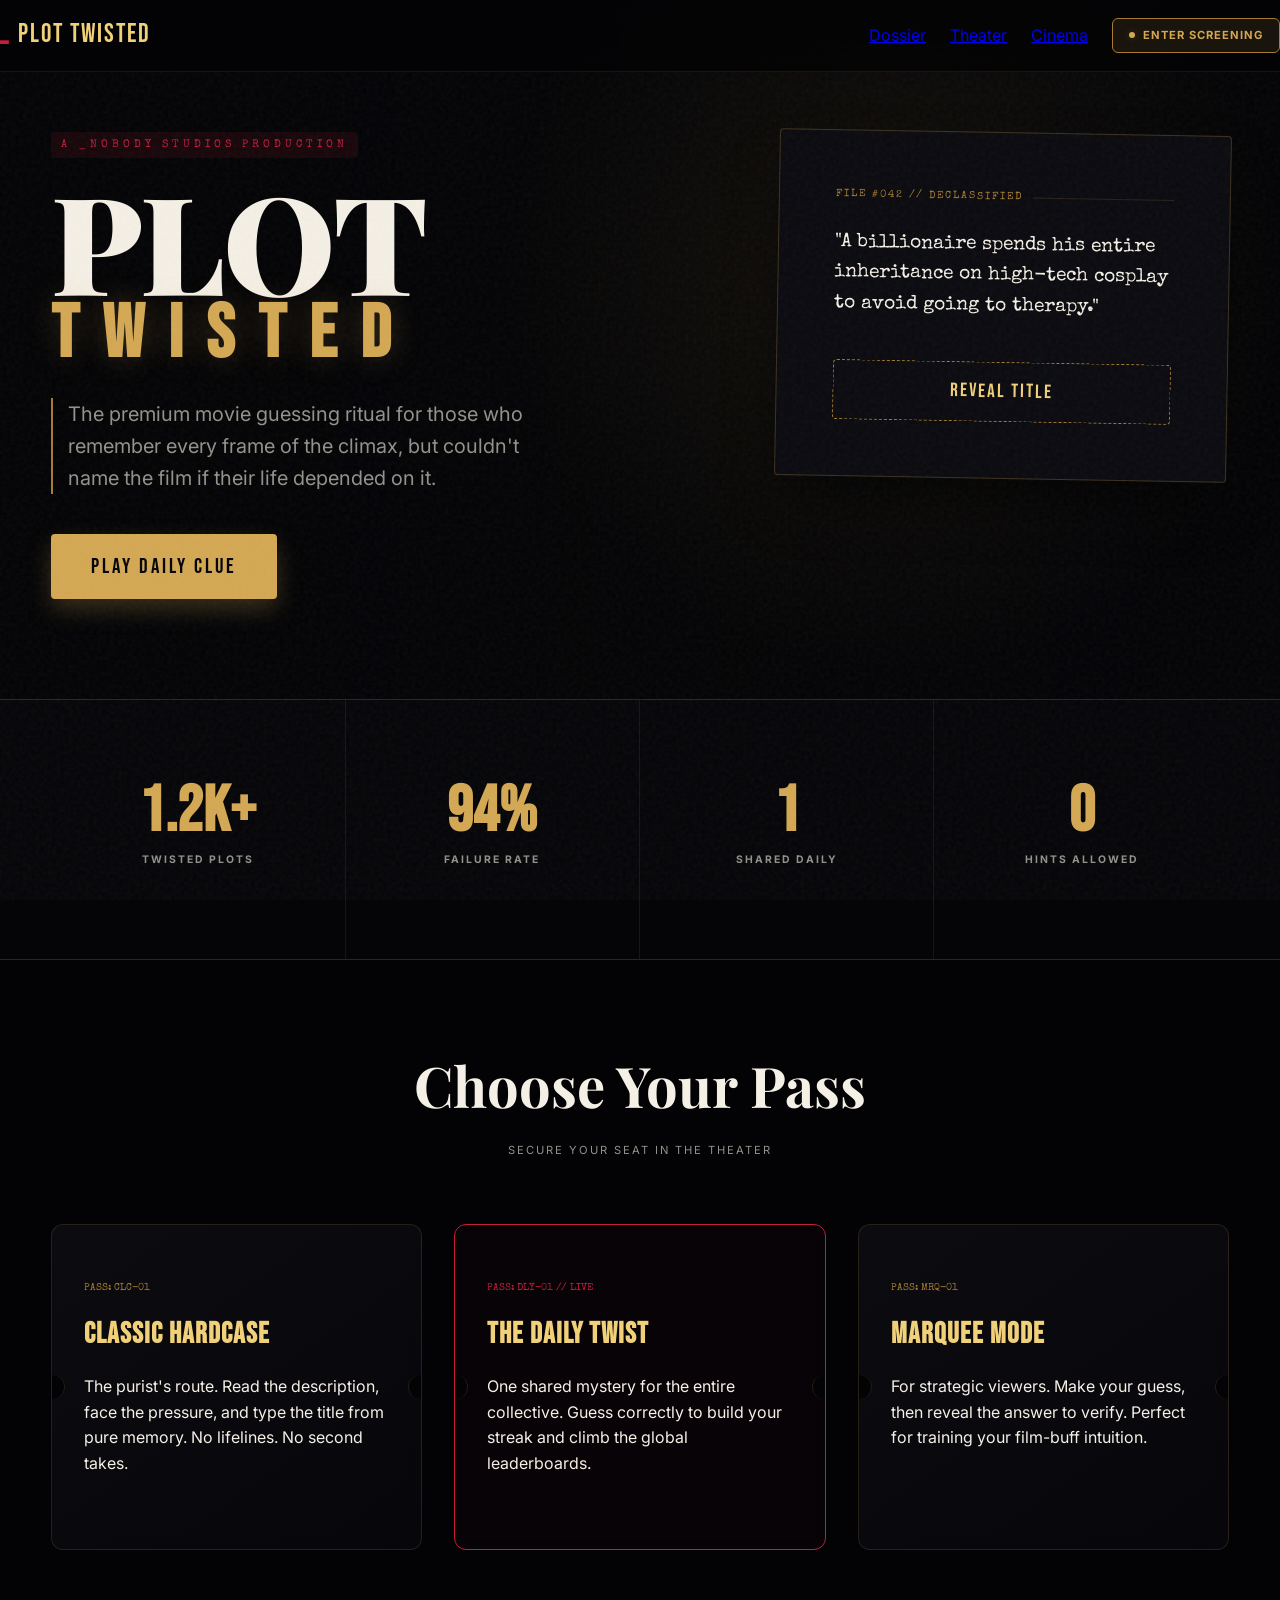
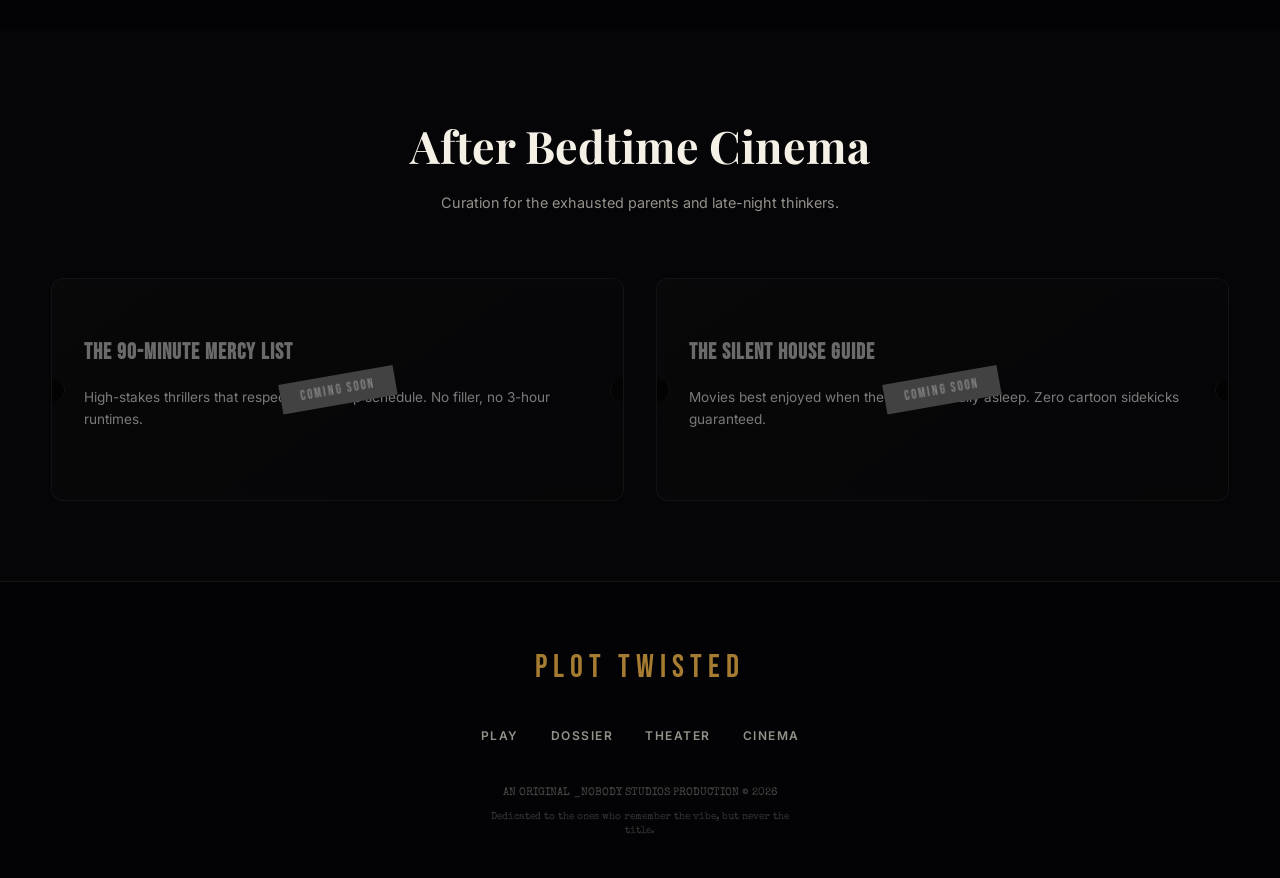
<file: index.html>
<!DOCTYPE html>
<html lang="en">
<head>
  <meta charset="UTF-8">
  <meta name="viewport" content="width=device-width, initial-scale=1.0">
  <title>Plot Twisted | Movie Guessing for the Plot-Obsessed</title>
  <meta name="description" content="A cinematic movie guessing game for people who remember the vibes, the twists, and the snacks—but never the title.">
  <link rel="preconnect" href="https://fonts.googleapis.com">
  <link rel="preconnect" href="https://fonts.gstatic.com" crossorigin>
  <link href="https://fonts.googleapis.com/css2?family=Playfair+Display:ital,wght@0,700;0,900;1,500&family=Bebas+Neue&family=Inter:wght@400;500;600;700&family=Special+Elite&display=swap" rel="stylesheet">
  <style>
    :root {
      --bg-deep: #030305;
      --bg-dark: #07070a;
      --bg-card: rgba(18, 18, 26, 0.6);
      --bg-elevated: #15151f;
      --gold-primary: #d4a853;
      --gold-light: #f0d078;
      --gold-dark: #a67c32;
      --gold-glow: rgba(212, 168, 83, 0.25);
      --red-primary: #c41e3a;
      --red-glow: rgba(196, 30, 58, 0.35);
      --cream: #f5f0e6;
      --cream-muted: #94918a;
      --font-display: 'Playfair Display', serif;
      --font-title: 'Bebas Neue', sans-serif;
      --font-body: 'Inter', sans-serif;
      --font-typewriter: 'Special Elite', monospace;
      --radius-lg: 24px;
      --radius-md: 12px;
      --header-height: 72px;
    }

    * { box-sizing: border-box; }
    html { scroll-behavior: smooth; }

    body {
      margin: 0;
      font-family: var(--font-body);
      background: var(--bg-deep);
      color: var(--cream);
      line-height: 1.6;
      overflow-x: hidden;
    }

    /* Cinematic Film Grain */
    .film-grain {
      position: fixed;
      inset: 0;
      pointer-events: none;
      z-index: 999;
      opacity: 0.05;
      background-image: url("data:image/svg+xml,%3Csvg viewBox='0 0 256 256' xmlns='http://www.w3.org/2000/svg'%3E%3Cfilter id='noise'%3E%3CfeTurbulence type='fractalNoise' baseFrequency='0.85' numOctaves='4' stitchTiles='stitch'/%3E%3C/filter%3E%3Crect width='100%25' height='100%25' filter='url(%23noise)'/%3E%3C/svg%3E");
    }

    .container {
      width: min(1300px, 92vw);
      margin: 0 auto;
    }

    /* Refreshed Header UI */
    .site-header {
      position: fixed;
      top: 0;
      width: 100%;
      z-index: 1000;
      backdrop-filter: blur(20px);
      background: rgba(3, 3, 5, 0.75);
      border-bottom: 1px solid rgba(212, 168, 83, 0.1);
      height: var(--header-height);
      display: flex;
      align-items: center;
    }

    .nav-wrap {
      display: flex;
      align-items: center;
      justify-content: space-between;
      width: 100%;
    }

    .brand {
      font-family: var(--font-title);
      font-size: clamp(1.2rem, 4vw, 1.6rem);
      color: var(--gold-light);
      text-decoration: none;
      letter-spacing: 2px;
      display: flex;
      align-items: center;
      gap: 8px;
      transition: opacity 0.3s;
    }

    .brand span { color: var(--red-primary); font-weight: 900; }

    .nav-links {
      display: flex;
      align-items: center;
      gap: 1.5rem;
    }

    .nav-links a:not(.nav-cta) {
      display: none; /* Hide standard links on small mobile to save space */
    }

    .nav-cta {
      background: rgba(212, 168, 83, 0.1);
      border: 1px solid var(--gold-dark);
      padding: 0.5rem 1rem;
      border-radius: 6px;
      color: var(--gold-primary) !important;
      text-decoration: none;
      display: flex;
      align-items: center;
      gap: 8px;
      font-size: 0.7rem;
      font-weight: 700;
      text-transform: uppercase;
      letter-spacing: 1px;
    }

    .status-dot {
      width: 6px;
      height: 6px;
      background: var(--gold-primary);
      border-radius: 50%;
      box-shadow: 0 0 8px var(--gold-glow);
      animation: pulse 2s infinite;
    }

    /* Enhanced Hero Section */
    .hero {
      padding: calc(var(--header-height) + 40px) 0 60px;
      position: relative;
      background-image: 
        radial-gradient(circle at 70% 40%, rgba(212, 168, 83, 0.08), transparent 40%),
        linear-gradient(to right, var(--bg-deep) 20%, rgba(3, 3, 5, 0.7) 50%, var(--bg-deep) 100%),
        url('https://images.unsplash.com/photo-1485846234645-a62644f84728?auto=format&fit=crop&q=80&w=2000');
      background-size: cover;
      background-position: center;
    }

    .hero-layout {
      display: grid;
      grid-template-columns: 1.2fr 0.8fr;
      gap: 3rem;
      align-items: flex-start;
    }

    .eyebrow {
      font-family: var(--font-typewriter);
      color: var(--red-primary);
      text-transform: uppercase;
      font-size: 0.7rem;
      letter-spacing: 4px;
      margin-bottom: 1.5rem;
      display: block;
      background: rgba(196, 30, 58, 0.1);
      width: fit-content;
      padding: 4px 10px;
      border-radius: 4px;
    }

    h1 {
      font-family: var(--font-display);
      font-size: clamp(3.5rem, 12vw, 8.5rem);
      line-height: 0.85;
      margin: 0 0 2rem;
      font-weight: 900;
      letter-spacing: -2px;
      text-transform: uppercase;
    }

    h1 .accent-word {
      display: block;
      color: var(--gold-primary);
      font-family: var(--font-title);
      font-size: 0.55em;
      letter-spacing: clamp(10px, 4vw, 24px);
      margin-top: 5px;
      text-shadow: 0 0 30px var(--gold-glow);
    }

    .tagline {
      font-size: clamp(1rem, 3vw, 1.25rem);
      color: var(--cream-muted);
      max-width: 500px;
      margin-bottom: 2.5rem;
      font-weight: 400;
      line-height: 1.6;
      border-left: 2px solid var(--gold-dark);
      padding-left: 15px;
    }

    /* Dossier-Style Clue Card */
    .clue-box {
      background: #0a0a0f;
      border: 1px solid rgba(212, 168, 83, 0.25);
      padding: clamp(2rem, 5vw, 3.5rem);
      border-radius: 4px;
      box-shadow: 0 30px 60px -15px rgba(0, 0, 0, 0.8);
      transform: rotate(1deg);
      position: relative;
    }

    .clue-label {
      font-family: var(--font-typewriter);
      color: var(--gold-dark);
      font-size: 0.65rem;
      margin-bottom: 1.5rem;
      text-transform: uppercase;
      letter-spacing: 2px;
      display: flex;
      align-items: center;
      gap: 10px;
    }

    .clue-label::after { content: ""; flex: 1; height: 1px; background: rgba(212, 168, 83, 0.15); }

    .clue-text {
      font-family: var(--font-typewriter);
      font-size: clamp(1rem, 4vw, 1.2rem);
      min-height: 100px;
      margin-bottom: 2rem;
      color: var(--cream);
      line-height: 1.6;
    }

    /* Film Strip Stats */
    .proof-section {
      background: #050508;
      border-top: 1px solid rgba(212, 168, 83, 0.2);
      border-bottom: 1px solid rgba(212, 168, 83, 0.2);
    }

    .stats-grid {
      display: grid;
      grid-template-columns: repeat(2, 1fr);
    }

    .stat-card {
      text-align: center;
      padding: 3rem 1rem;
      border-right: 1px solid rgba(212, 168, 83, 0.1);
      border-bottom: 1px solid rgba(212, 168, 83, 0.1);
    }

    .stat-card:nth-child(2n) { border-right: none; }
    .stat-card:nth-last-child(-n+2) { border-bottom: none; }

    .stat-card h3 {
      font-family: var(--font-title);
      font-size: clamp(2.5rem, 8vw, 4rem);
      color: var(--gold-primary);
      margin: 0;
      line-height: 1;
    }

    .stat-card p {
      font-size: 0.65rem;
      color: var(--cream-muted);
      text-transform: uppercase;
      letter-spacing: 2px;
      margin-top: 8px;
      font-weight: 700;
    }

    /* Theater Pass Cards */
    .theater-pass {
      background: linear-gradient(145deg, rgba(25, 25, 35, 0.4), rgba(10, 10, 15, 0.6));
      backdrop-filter: blur(10px);
      border: 1px solid rgba(212, 168, 83, 0.15);
      padding: clamp(2rem, 8vw, 3.5rem) 2rem;
      border-radius: var(--radius-md);
      position: relative;
      transition: all 0.3s ease;
      overflow: hidden;
      margin-bottom: 1.5rem;
    }

    .theater-pass::before, .theater-pass::after {
      content: "";
      position: absolute;
      width: 24px;
      height: 24px;
      background: var(--bg-deep);
      border-radius: 50%;
      top: 50%;
      transform: translateY(-50%);
      z-index: 2;
    }
    .theater-pass::before { left: -12px; border-right: 1px solid rgba(212, 168, 83, 0.15); }
    .theater-pass::after { right: -12px; border-left: 1px solid rgba(212, 168, 83, 0.15); }

    .theater-pass h4 {
      font-family: var(--font-title);
      font-size: 1.8rem;
      margin: 0 0 1rem;
      color: var(--gold-light);
      letter-spacing: 1px;
    }

    /* Footer - Restored & Polished */
    footer {
      padding: 60px 0 40px;
      border-top: 1px solid rgba(212, 168, 83, 0.1);
      background: #030305;
      text-align: center;
    }

    .footer-brand {
      font-family: var(--font-title);
      font-size: 2rem;
      color: var(--gold-dark);
      letter-spacing: 6px;
      margin-bottom: 2rem;
      display: block;
      text-decoration: none;
    }

    .footer-links {
      display: flex;
      justify-content: center;
      gap: 2rem;
      flex-wrap: wrap;
      margin-bottom: 2.5rem;
    }

    .footer-links a {
      color: var(--cream-muted);
      text-decoration: none;
      font-size: 0.75rem;
      text-transform: uppercase;
      letter-spacing: 1.5px;
      font-weight: 600;
      transition: color 0.3s;
    }

    .footer-links a:hover { color: var(--gold-light); }

    .nobody-tag {
      font-family: var(--font-typewriter);
      font-size: 0.7rem;
      color: var(--cream-muted);
      opacity: 0.5;
      max-width: 320px;
      margin: 0 auto;
      line-height: 1.5;
    }

    /* Utils */
    .btn-primary {
      background: var(--gold-primary);
      color: var(--bg-deep);
      font-family: var(--font-title);
      font-size: 1.3rem;
      padding: 1rem 2.5rem;
      letter-spacing: 3px;
      border-radius: 4px;
      text-decoration: none;
      display: inline-block;
      box-shadow: 0 10px 25px var(--gold-glow);
    }

    @keyframes pulse {
      0%, 100% { opacity: 1; }
      50% { opacity: 0.4; }
    }

    /* Desktop Overrides */
    @media (min-width: 1025px) {
      .nav-links a:not(.nav-cta) { display: block; }
      .hero { padding: calc(var(--header-height) + 60px) 0 100px; }
      .hero-layout { grid-template-columns: 1.2fr 0.8fr; text-align: left; }
      .stats-grid { grid-template-columns: repeat(4, 1fr); }
      .stat-card:nth-child(2n) { border-right: 1px solid rgba(212, 168, 83, 0.1); }
      .stat-card:last-child { border-right: none; }
      .stat-card { border-bottom: none; padding: 5rem 2rem; }
      .modes-grid { grid-template-columns: repeat(3, 1fr); display: grid; gap: 2rem; }
      .theater-pass { margin-bottom: 0; }
    }

    @media (max-width: 1024px) {
      .hero-layout { grid-template-columns: 1fr; text-align: center; }
      .tagline { margin-inline: auto; border-left: none; border-top: 2px solid var(--gold-dark); padding: 15px 0 0; }
      .clue-box { max-width: 500px; margin: 0 auto; transform: none; }
    }
  </style>
</head>
<body>
  <div class="film-grain"></div>

  <header class="site-header">
    <div class="container nav-wrap">
      <a href="#" class="brand"><span>_</span>PLOT TWISTED</a>
      <nav class="nav-links">
        <a href="#how-it-works">Dossier</a>
        <a href="#modes">Theater</a>
        <a href="#editorial">Cinema</a>
        <a href="/game.html" class="nav-cta">
          <div class="status-dot"></div>
          Enter Screening
        </a>
      </nav>
    </div>
  </header>

  <main>
    <section class="hero">
      <div class="container hero-layout">
        <div class="hero-copy">
          <span class="eyebrow">A _Nobody Studios Production</span>
          <h1>Plot <span class="accent-word">Twisted</span></h1>
          <p class="tagline">The premium movie guessing ritual for those who remember every frame of the climax, but couldn't name the film if their life depended on it.</p>
          <a href="/game.html" class="btn-primary">Play Daily Clue</a>
        </div>

        <div class="hero-visual">
          <div class="clue-box" id="demoClue">
            <div class="clue-label">FILE #042 // DECLASSIFIED</div>
            <div class="clue-text" id="clueContent">"A billionaire spends his entire inheritance on high-tech cosplay to avoid going to therapy."</div>
            <button class="clue-reveal" onclick="revealClue()" style="
              width: 100%;
              background: transparent;
              border: 1px dashed var(--gold-dark);
              color: var(--gold-light);
              padding: 1.1rem;
              font-family: var(--font-title);
              font-size: 1.2rem;
              letter-spacing: 2px;
              cursor: pointer;
              border-radius: 4px;
            ">REVEAL TITLE</button>
          </div>
        </div>
      </div>
    </section>

    <!-- Stats Section -->
    <section class="proof-section">
      <div class="container stats-grid">
        <div class="stat-card">
          <h3>1.2K+</h3>
          <p>Twisted Plots</p>
        </div>
        <div class="stat-card">
          <h3>94%</h3>
          <p>Failure Rate</p>
        </div>
        <div class="stat-card">
          <h3>1</h3>
          <p>Shared Daily</p>
        </div>
        <div class="stat-card">
          <h3>0</h3>
          <p>Hints Allowed</p>
        </div>
      </div>
    </section>

    <!-- Theater Passes Section -->
    <section id="modes" style="padding: 80px 0;">
      <div class="container">
        <div style="text-align: center; margin-bottom: 4rem;">
          <h2 style="font-family: var(--font-display); font-size: clamp(2.5rem, 8vw, 3.5rem); margin: 0;">Choose Your Pass</h2>
          <p style="color: var(--cream-muted); letter-spacing: 2px; text-transform: uppercase; font-size: 0.7rem; margin-top: 12px;">Secure your seat in the theater</p>
        </div>

        <div class="modes-grid">
          <div class="theater-pass">
            <span class="pass-number" style="font-family: var(--font-typewriter); font-size: 0.6rem; color: var(--gold-dark); display: block; margin-bottom: 1rem;">PASS: CLC-01</span>
            <h4>Classic Hardcase</h4>
            <p>The purist's route. Read the description, face the pressure, and type the title from pure memory. No lifelines. No second takes.</p>
          </div>
          
          <div class="theater-pass" style="border-color: var(--red-primary); background: rgba(196, 30, 58, 0.03);">
            <span class="pass-number" style="font-family: var(--font-typewriter); font-size: 0.6rem; color: var(--red-primary); display: block; margin-bottom: 1rem;">PASS: DLY-01 // LIVE</span>
            <h4>The Daily Twist</h4>
            <p>One shared mystery for the entire collective. Guess correctly to build your streak and climb the global leaderboards.</p>
          </div>

          <div class="theater-pass">
            <span class="pass-number" style="font-family: var(--font-typewriter); font-size: 0.6rem; color: var(--gold-dark); display: block; margin-bottom: 1rem;">PASS: MRQ-01</span>
            <h4>Marquee Mode</h4>
            <p>For strategic viewers. Make your guess, then reveal the answer to verify. Perfect for training your film-buff intuition.</p>
          </div>
        </div>
      </div>
    </section>

    <!-- Editorial Section -->
    <section id="editorial" style="padding: 80px 0; background: #050508;">
      <div class="container">
        <div style="text-align: center; margin-bottom: 4rem;">
          <h2 style="font-family: var(--font-display); font-size: 2.8rem; margin: 0;">After Bedtime Cinema</h2>
          <p style="color: var(--cream-muted); margin-top: 10px; font-size: 0.9rem;">Curation for the exhausted parents and late-night thinkers.</p>
        </div>

        <div style="display: grid; grid-template-columns: repeat(auto-fit, minmax(280px, 1fr)); gap: 2rem;">
          <div class="theater-pass" style="opacity: 0.5; filter: grayscale(1);">
            <div style="position: absolute; top: 50%; left: 50%; transform: translate(-50%, -50%) rotate(-10deg); background: var(--gold-dark); color: white; padding: 5px 20px; font-family: var(--font-title); letter-spacing: 2px; z-index: 10; font-size: 0.8rem;">COMING SOON</div>
            <h4 style="font-size: 1.4rem;">The 90-Minute Mercy List</h4>
            <p style="font-size: 0.85rem;">High-stakes thrillers that respect your sleep schedule. No filler, no 3-hour runtimes.</p>
          </div>
          <div class="theater-pass" style="opacity: 0.5; filter: grayscale(1);">
            <div style="position: absolute; top: 50%; left: 50%; transform: translate(-50%, -50%) rotate(-10deg); background: var(--gold-dark); color: white; padding: 5px 20px; font-family: var(--font-title); letter-spacing: 2px; z-index: 10; font-size: 0.8rem;">COMING SOON</div>
            <h4 style="font-size: 1.4rem;">The Silent House Guide</h4>
            <p style="font-size: 0.85rem;">Movies best enjoyed when the kids are finally asleep. Zero cartoon sidekicks guaranteed.</p>
          </div>
        </div>
      </div>
    </section>
  </main>

  <footer>
    <div class="container">
      <a href="#" class="footer-brand">PLOT TWISTED</a>
      <nav class="footer-links">
        <a href="/game.html">Play</a>
        <a href="#how-it-works">Dossier</a>
        <a href="#modes">Theater</a>
        <a href="#editorial">Cinema</a>
      </nav>
      <div class="nobody-tag">
        AN ORIGINAL _NOBODY STUDIOS PRODUCTION &copy; 2026<br>
        <span style="display: block; margin-top: 8px; font-size: 0.6rem; opacity: 0.7;">Dedicated to the ones who remember the vibe, but never the title.</span>
      </div>
    </div>
  </footer>

  <script>
    const clues = [
      { text: "\"A billionaire spends his entire inheritance on high-tech cosplay to avoid going to therapy.\"", answer: "BATMAN BEGINS" },
      { text: "\"A group of guys spend a weekend looking for their friend because he slept on a roof.\"", answer: "THE HANGOVER" },
      { text: "\"An old man takes his house for a walk to avoid a nursing home.\"", answer: "UP" }
    ];
    let currentIdx = 0;

    function revealClue() {
      const btn = document.querySelector('.clue-reveal');
      const content = document.getElementById('clueContent');
      
      if (btn.innerText === "REVEAL TITLE") {
        btn.innerText = clues[currentIdx].answer;
        btn.style.borderColor = "var(--red-primary)";
        btn.style.color = "var(--red-primary)";
        btn.style.background = "rgba(196, 30, 58, 0.1)";
        btn.style.borderStyle = "solid";
      } else {
        currentIdx = (currentIdx + 1) % clues.length;
        content.innerText = clues[currentIdx].text;
        btn.innerText = "REVEAL TITLE";
        btn.style.borderColor = "var(--gold-dark)";
        btn.style.color = "var(--gold-light)";
        btn.style.background = "transparent";
        btn.style.borderStyle = "dashed";
      }
    }
  </script>
</body>
</html>
</file>
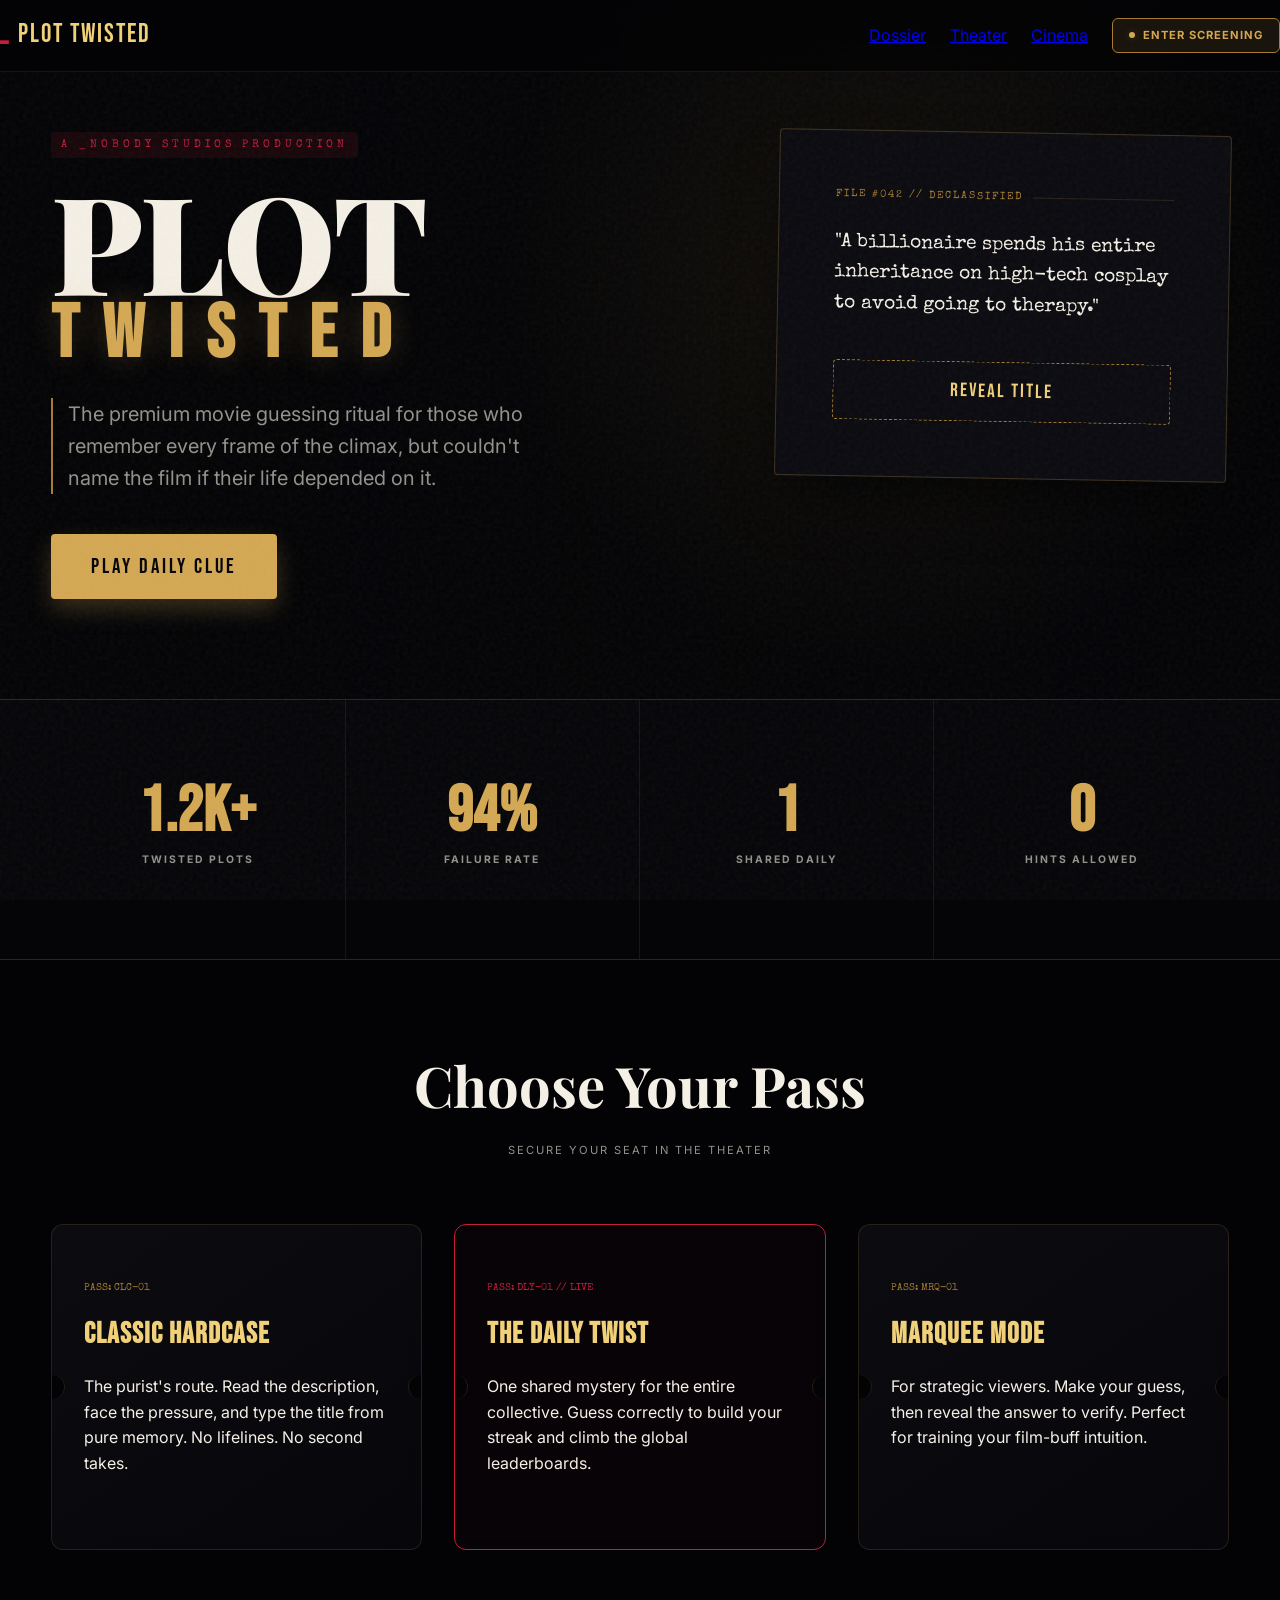
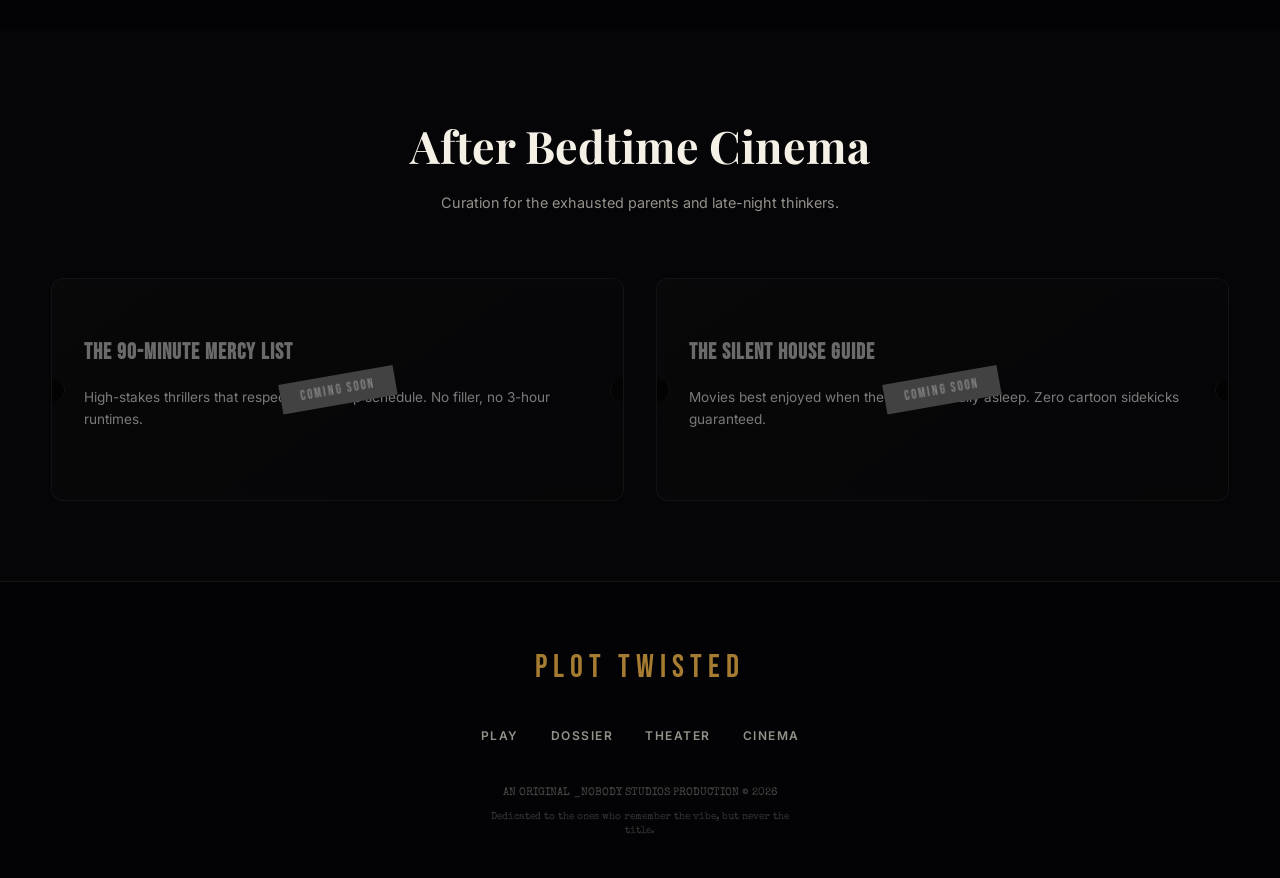
<file: landing.html>
<!DOCTYPE html>
<html lang="en">
<head>
  <meta charset="UTF-8">
  <meta name="viewport" content="width=device-width, initial-scale=1.0">
  <title>Plot Twisted | Movie Guessing for the Plot-Obsessed</title>
  <meta name="description" content="A cinematic movie guessing game for people who remember the vibes, the twists, and the snacks—but never the title.">
  <link rel="preconnect" href="https://fonts.googleapis.com">
  <link rel="preconnect" href="https://fonts.gstatic.com" crossorigin>
  <link href="https://fonts.googleapis.com/css2?family=Playfair+Display:ital,wght@0,700;0,900;1,500&family=Bebas+Neue&family=Inter:wght@400;500;600;700&family=Special+Elite&display=swap" rel="stylesheet">
  <style>
    :root {
      --bg-deep: #030305;
      --bg-dark: #07070a;
      --bg-card: rgba(18, 18, 26, 0.6);
      --bg-elevated: #15151f;
      --gold-primary: #d4a853;
      --gold-light: #f0d078;
      --gold-dark: #a67c32;
      --gold-glow: rgba(212, 168, 83, 0.25);
      --red-primary: #c41e3a;
      --red-glow: rgba(196, 30, 58, 0.35);
      --cream: #f5f0e6;
      --cream-muted: #94918a;
      --font-display: 'Playfair Display', serif;
      --font-title: 'Bebas Neue', sans-serif;
      --font-body: 'Inter', sans-serif;
      --font-typewriter: 'Special Elite', monospace;
      --radius-lg: 24px;
      --radius-md: 12px;
      --header-height: 72px;
    }

    * { box-sizing: border-box; }
    html { scroll-behavior: smooth; }

    body {
      margin: 0;
      font-family: var(--font-body);
      background: var(--bg-deep);
      color: var(--cream);
      line-height: 1.6;
      overflow-x: hidden;
    }

    /* Cinematic Film Grain */
    .film-grain {
      position: fixed;
      inset: 0;
      pointer-events: none;
      z-index: 999;
      opacity: 0.05;
      background-image: url("data:image/svg+xml,%3Csvg viewBox='0 0 256 256' xmlns='http://www.w3.org/2000/svg'%3E%3Cfilter id='noise'%3E%3CfeTurbulence type='fractalNoise' baseFrequency='0.85' numOctaves='4' stitchTiles='stitch'/%3E%3C/filter%3E%3Crect width='100%25' height='100%25' filter='url(%23noise)'/%3E%3C/svg%3E");
    }

    .container {
      width: min(1300px, 92vw);
      margin: 0 auto;
    }

    /* Refreshed Header UI */
    .site-header {
      position: fixed;
      top: 0;
      width: 100%;
      z-index: 1000;
      backdrop-filter: blur(20px);
      background: rgba(3, 3, 5, 0.75);
      border-bottom: 1px solid rgba(212, 168, 83, 0.1);
      height: var(--header-height);
      display: flex;
      align-items: center;
    }

    .nav-wrap {
      display: flex;
      align-items: center;
      justify-content: space-between;
      width: 100%;
    }

    .brand {
      font-family: var(--font-title);
      font-size: clamp(1.2rem, 4vw, 1.6rem);
      color: var(--gold-light);
      text-decoration: none;
      letter-spacing: 2px;
      display: flex;
      align-items: center;
      gap: 8px;
      transition: opacity 0.3s;
    }

    .brand span { color: var(--red-primary); font-weight: 900; }

    .nav-links {
      display: flex;
      align-items: center;
      gap: 1.5rem;
    }

    .nav-links a:not(.nav-cta) {
      display: none; /* Hide standard links on small mobile to save space */
    }

    .nav-cta {
      background: rgba(212, 168, 83, 0.1);
      border: 1px solid var(--gold-dark);
      padding: 0.5rem 1rem;
      border-radius: 6px;
      color: var(--gold-primary) !important;
      text-decoration: none;
      display: flex;
      align-items: center;
      gap: 8px;
      font-size: 0.7rem;
      font-weight: 700;
      text-transform: uppercase;
      letter-spacing: 1px;
    }

    .status-dot {
      width: 6px;
      height: 6px;
      background: var(--gold-primary);
      border-radius: 50%;
      box-shadow: 0 0 8px var(--gold-glow);
      animation: pulse 2s infinite;
    }

    /* Enhanced Hero Section */
    .hero {
      padding: calc(var(--header-height) + 40px) 0 60px;
      position: relative;
      background-image: 
        radial-gradient(circle at 70% 40%, rgba(212, 168, 83, 0.08), transparent 40%),
        linear-gradient(to right, var(--bg-deep) 20%, rgba(3, 3, 5, 0.7) 50%, var(--bg-deep) 100%),
        url('https://images.unsplash.com/photo-1485846234645-a62644f84728?auto=format&fit=crop&q=80&w=2000');
      background-size: cover;
      background-position: center;
    }

    .hero-layout {
      display: grid;
      grid-template-columns: 1.2fr 0.8fr;
      gap: 3rem;
      align-items: flex-start;
    }

    .eyebrow {
      font-family: var(--font-typewriter);
      color: var(--red-primary);
      text-transform: uppercase;
      font-size: 0.7rem;
      letter-spacing: 4px;
      margin-bottom: 1.5rem;
      display: block;
      background: rgba(196, 30, 58, 0.1);
      width: fit-content;
      padding: 4px 10px;
      border-radius: 4px;
    }

    h1 {
      font-family: var(--font-display);
      font-size: clamp(3.5rem, 12vw, 8.5rem);
      line-height: 0.85;
      margin: 0 0 2rem;
      font-weight: 900;
      letter-spacing: -2px;
      text-transform: uppercase;
    }

    h1 .accent-word {
      display: block;
      color: var(--gold-primary);
      font-family: var(--font-title);
      font-size: 0.55em;
      letter-spacing: clamp(10px, 4vw, 24px);
      margin-top: 5px;
      text-shadow: 0 0 30px var(--gold-glow);
    }

    .tagline {
      font-size: clamp(1rem, 3vw, 1.25rem);
      color: var(--cream-muted);
      max-width: 500px;
      margin-bottom: 2.5rem;
      font-weight: 400;
      line-height: 1.6;
      border-left: 2px solid var(--gold-dark);
      padding-left: 15px;
    }

    /* Dossier-Style Clue Card */
    .clue-box {
      background: #0a0a0f;
      border: 1px solid rgba(212, 168, 83, 0.25);
      padding: clamp(2rem, 5vw, 3.5rem);
      border-radius: 4px;
      box-shadow: 0 30px 60px -15px rgba(0, 0, 0, 0.8);
      transform: rotate(1deg);
      position: relative;
    }

    .clue-label {
      font-family: var(--font-typewriter);
      color: var(--gold-dark);
      font-size: 0.65rem;
      margin-bottom: 1.5rem;
      text-transform: uppercase;
      letter-spacing: 2px;
      display: flex;
      align-items: center;
      gap: 10px;
    }

    .clue-label::after { content: ""; flex: 1; height: 1px; background: rgba(212, 168, 83, 0.15); }

    .clue-text {
      font-family: var(--font-typewriter);
      font-size: clamp(1rem, 4vw, 1.2rem);
      min-height: 100px;
      margin-bottom: 2rem;
      color: var(--cream);
      line-height: 1.6;
    }

    /* Film Strip Stats */
    .proof-section {
      background: #050508;
      border-top: 1px solid rgba(212, 168, 83, 0.2);
      border-bottom: 1px solid rgba(212, 168, 83, 0.2);
    }

    .stats-grid {
      display: grid;
      grid-template-columns: repeat(2, 1fr);
    }

    .stat-card {
      text-align: center;
      padding: 3rem 1rem;
      border-right: 1px solid rgba(212, 168, 83, 0.1);
      border-bottom: 1px solid rgba(212, 168, 83, 0.1);
    }

    .stat-card:nth-child(2n) { border-right: none; }
    .stat-card:nth-last-child(-n+2) { border-bottom: none; }

    .stat-card h3 {
      font-family: var(--font-title);
      font-size: clamp(2.5rem, 8vw, 4rem);
      color: var(--gold-primary);
      margin: 0;
      line-height: 1;
    }

    .stat-card p {
      font-size: 0.65rem;
      color: var(--cream-muted);
      text-transform: uppercase;
      letter-spacing: 2px;
      margin-top: 8px;
      font-weight: 700;
    }

    /* Theater Pass Cards */
    .theater-pass {
      background: linear-gradient(145deg, rgba(25, 25, 35, 0.4), rgba(10, 10, 15, 0.6));
      backdrop-filter: blur(10px);
      border: 1px solid rgba(212, 168, 83, 0.15);
      padding: clamp(2rem, 8vw, 3.5rem) 2rem;
      border-radius: var(--radius-md);
      position: relative;
      transition: all 0.3s ease;
      overflow: hidden;
      margin-bottom: 1.5rem;
    }

    .theater-pass::before, .theater-pass::after {
      content: "";
      position: absolute;
      width: 24px;
      height: 24px;
      background: var(--bg-deep);
      border-radius: 50%;
      top: 50%;
      transform: translateY(-50%);
      z-index: 2;
    }
    .theater-pass::before { left: -12px; border-right: 1px solid rgba(212, 168, 83, 0.15); }
    .theater-pass::after { right: -12px; border-left: 1px solid rgba(212, 168, 83, 0.15); }

    .theater-pass h4 {
      font-family: var(--font-title);
      font-size: 1.8rem;
      margin: 0 0 1rem;
      color: var(--gold-light);
      letter-spacing: 1px;
    }

    /* Footer - Restored & Polished */
    footer {
      padding: 60px 0 40px;
      border-top: 1px solid rgba(212, 168, 83, 0.1);
      background: #030305;
      text-align: center;
    }

    .footer-brand {
      font-family: var(--font-title);
      font-size: 2rem;
      color: var(--gold-dark);
      letter-spacing: 6px;
      margin-bottom: 2rem;
      display: block;
      text-decoration: none;
    }

    .footer-links {
      display: flex;
      justify-content: center;
      gap: 2rem;
      flex-wrap: wrap;
      margin-bottom: 2.5rem;
    }

    .footer-links a {
      color: var(--cream-muted);
      text-decoration: none;
      font-size: 0.75rem;
      text-transform: uppercase;
      letter-spacing: 1.5px;
      font-weight: 600;
      transition: color 0.3s;
    }

    .footer-links a:hover { color: var(--gold-light); }

    .nobody-tag {
      font-family: var(--font-typewriter);
      font-size: 0.7rem;
      color: var(--cream-muted);
      opacity: 0.5;
      max-width: 320px;
      margin: 0 auto;
      line-height: 1.5;
    }

    /* Utils */
    .btn-primary {
      background: var(--gold-primary);
      color: var(--bg-deep);
      font-family: var(--font-title);
      font-size: 1.3rem;
      padding: 1rem 2.5rem;
      letter-spacing: 3px;
      border-radius: 4px;
      text-decoration: none;
      display: inline-block;
      box-shadow: 0 10px 25px var(--gold-glow);
    }

    @keyframes pulse {
      0%, 100% { opacity: 1; }
      50% { opacity: 0.4; }
    }

    /* Desktop Overrides */
    @media (min-width: 1025px) {
      .nav-links a:not(.nav-cta) { display: block; }
      .hero { padding: calc(var(--header-height) + 60px) 0 100px; }
      .hero-layout { grid-template-columns: 1.2fr 0.8fr; text-align: left; }
      .stats-grid { grid-template-columns: repeat(4, 1fr); }
      .stat-card:nth-child(2n) { border-right: 1px solid rgba(212, 168, 83, 0.1); }
      .stat-card:last-child { border-right: none; }
      .stat-card { border-bottom: none; padding: 5rem 2rem; }
      .modes-grid { grid-template-columns: repeat(3, 1fr); display: grid; gap: 2rem; }
      .theater-pass { margin-bottom: 0; }
    }

    @media (max-width: 1024px) {
      .hero-layout { grid-template-columns: 1fr; text-align: center; }
      .tagline { margin-inline: auto; border-left: none; border-top: 2px solid var(--gold-dark); padding: 15px 0 0; }
      .clue-box { max-width: 500px; margin: 0 auto; transform: none; }
    }
  </style>
</head>
<body>
  <div class="film-grain"></div>

  <header class="site-header">
    <div class="container nav-wrap">
      <a href="#" class="brand"><span>_</span>PLOT TWISTED</a>
      <nav class="nav-links">
        <a href="#how-it-works">Dossier</a>
        <a href="#modes">Theater</a>
        <a href="#editorial">Cinema</a>
        <a href="/index.html" class="nav-cta">
          <div class="status-dot"></div>
          Enter Screening
        </a>
      </nav>
    </div>
  </header>

  <main>
    <section class="hero">
      <div class="container hero-layout">
        <div class="hero-copy">
          <span class="eyebrow">A _Nobody Studios Production</span>
          <h1>Plot <span class="accent-word">Twisted</span></h1>
          <p class="tagline">The premium movie guessing ritual for those who remember every frame of the climax, but couldn't name the film if their life depended on it.</p>
          <a href="/index.html" class="btn-primary">Play Daily Clue</a>
        </div>

        <div class="hero-visual">
          <div class="clue-box" id="demoClue">
            <div class="clue-label">FILE #042 // DECLASSIFIED</div>
            <div class="clue-text" id="clueContent">"A billionaire spends his entire inheritance on high-tech cosplay to avoid going to therapy."</div>
            <button class="clue-reveal" onclick="revealClue()" style="
              width: 100%;
              background: transparent;
              border: 1px dashed var(--gold-dark);
              color: var(--gold-light);
              padding: 1.1rem;
              font-family: var(--font-title);
              font-size: 1.2rem;
              letter-spacing: 2px;
              cursor: pointer;
              border-radius: 4px;
            ">REVEAL TITLE</button>
          </div>
        </div>
      </div>
    </section>

    <!-- Stats Section -->
    <section class="proof-section">
      <div class="container stats-grid">
        <div class="stat-card">
          <h3>1.2K+</h3>
          <p>Twisted Plots</p>
        </div>
        <div class="stat-card">
          <h3>94%</h3>
          <p>Failure Rate</p>
        </div>
        <div class="stat-card">
          <h3>1</h3>
          <p>Shared Daily</p>
        </div>
        <div class="stat-card">
          <h3>0</h3>
          <p>Hints Allowed</p>
        </div>
      </div>
    </section>

    <!-- Theater Passes Section -->
    <section id="modes" style="padding: 80px 0;">
      <div class="container">
        <div style="text-align: center; margin-bottom: 4rem;">
          <h2 style="font-family: var(--font-display); font-size: clamp(2.5rem, 8vw, 3.5rem); margin: 0;">Choose Your Pass</h2>
          <p style="color: var(--cream-muted); letter-spacing: 2px; text-transform: uppercase; font-size: 0.7rem; margin-top: 12px;">Secure your seat in the theater</p>
        </div>

        <div class="modes-grid">
          <div class="theater-pass">
            <span class="pass-number" style="font-family: var(--font-typewriter); font-size: 0.6rem; color: var(--gold-dark); display: block; margin-bottom: 1rem;">PASS: CLC-01</span>
            <h4>Classic Hardcase</h4>
            <p>The purist's route. Read the description, face the pressure, and type the title from pure memory. No lifelines. No second takes.</p>
          </div>
          
          <div class="theater-pass" style="border-color: var(--red-primary); background: rgba(196, 30, 58, 0.03);">
            <span class="pass-number" style="font-family: var(--font-typewriter); font-size: 0.6rem; color: var(--red-primary); display: block; margin-bottom: 1rem;">PASS: DLY-01 // LIVE</span>
            <h4>The Daily Twist</h4>
            <p>One shared mystery for the entire collective. Guess correctly to build your streak and climb the global leaderboards.</p>
          </div>

          <div class="theater-pass">
            <span class="pass-number" style="font-family: var(--font-typewriter); font-size: 0.6rem; color: var(--gold-dark); display: block; margin-bottom: 1rem;">PASS: MRQ-01</span>
            <h4>Marquee Mode</h4>
            <p>For strategic viewers. Make your guess, then reveal the answer to verify. Perfect for training your film-buff intuition.</p>
          </div>
        </div>
      </div>
    </section>

    <!-- Editorial Section -->
    <section id="editorial" style="padding: 80px 0; background: #050508;">
      <div class="container">
        <div style="text-align: center; margin-bottom: 4rem;">
          <h2 style="font-family: var(--font-display); font-size: 2.8rem; margin: 0;">After Bedtime Cinema</h2>
          <p style="color: var(--cream-muted); margin-top: 10px; font-size: 0.9rem;">Curation for the exhausted parents and late-night thinkers.</p>
        </div>

        <div style="display: grid; grid-template-columns: repeat(auto-fit, minmax(280px, 1fr)); gap: 2rem;">
          <div class="theater-pass" style="opacity: 0.5; filter: grayscale(1);">
            <div style="position: absolute; top: 50%; left: 50%; transform: translate(-50%, -50%) rotate(-10deg); background: var(--gold-dark); color: white; padding: 5px 20px; font-family: var(--font-title); letter-spacing: 2px; z-index: 10; font-size: 0.8rem;">COMING SOON</div>
            <h4 style="font-size: 1.4rem;">The 90-Minute Mercy List</h4>
            <p style="font-size: 0.85rem;">High-stakes thrillers that respect your sleep schedule. No filler, no 3-hour runtimes.</p>
          </div>
          <div class="theater-pass" style="opacity: 0.5; filter: grayscale(1);">
            <div style="position: absolute; top: 50%; left: 50%; transform: translate(-50%, -50%) rotate(-10deg); background: var(--gold-dark); color: white; padding: 5px 20px; font-family: var(--font-title); letter-spacing: 2px; z-index: 10; font-size: 0.8rem;">COMING SOON</div>
            <h4 style="font-size: 1.4rem;">The Silent House Guide</h4>
            <p style="font-size: 0.85rem;">Movies best enjoyed when the kids are finally asleep. Zero cartoon sidekicks guaranteed.</p>
          </div>
        </div>
      </div>
    </section>
  </main>

  <footer>
    <div class="container">
      <a href="#" class="footer-brand">PLOT TWISTED</a>
      <nav class="footer-links">
        <a href="/index.html">Play</a>
        <a href="#how-it-works">Dossier</a>
        <a href="#modes">Theater</a>
        <a href="#editorial">Cinema</a>
      </nav>
      <div class="nobody-tag">
        AN ORIGINAL _NOBODY STUDIOS PRODUCTION &copy; 2026<br>
        <span style="display: block; margin-top: 8px; font-size: 0.6rem; opacity: 0.7;">Dedicated to the ones who remember the vibe, but never the title.</span>
      </div>
    </div>
  </footer>

  <script>
    const clues = [
      { text: "\"A billionaire spends his entire inheritance on high-tech cosplay to avoid going to therapy.\"", answer: "BATMAN BEGINS" },
      { text: "\"A group of guys spend a weekend looking for their friend because he slept on a roof.\"", answer: "THE HANGOVER" },
      { text: "\"An old man takes his house for a walk to avoid a nursing home.\"", answer: "UP" }
    ];
    let currentIdx = 0;

    function revealClue() {
      const btn = document.querySelector('.clue-reveal');
      const content = document.getElementById('clueContent');
      
      if (btn.innerText === "REVEAL TITLE") {
        btn.innerText = clues[currentIdx].answer;
        btn.style.borderColor = "var(--red-primary)";
        btn.style.color = "var(--red-primary)";
        btn.style.background = "rgba(196, 30, 58, 0.1)";
        btn.style.borderStyle = "solid";
      } else {
        currentIdx = (currentIdx + 1) % clues.length;
        content.innerText = clues[currentIdx].text;
        btn.innerText = "REVEAL TITLE";
        btn.style.borderColor = "var(--gold-dark)";
        btn.style.color = "var(--gold-light)";
        btn.style.background = "transparent";
        btn.style.borderStyle = "dashed";
      }
    }
  </script>
</body>
</html>
</file>
